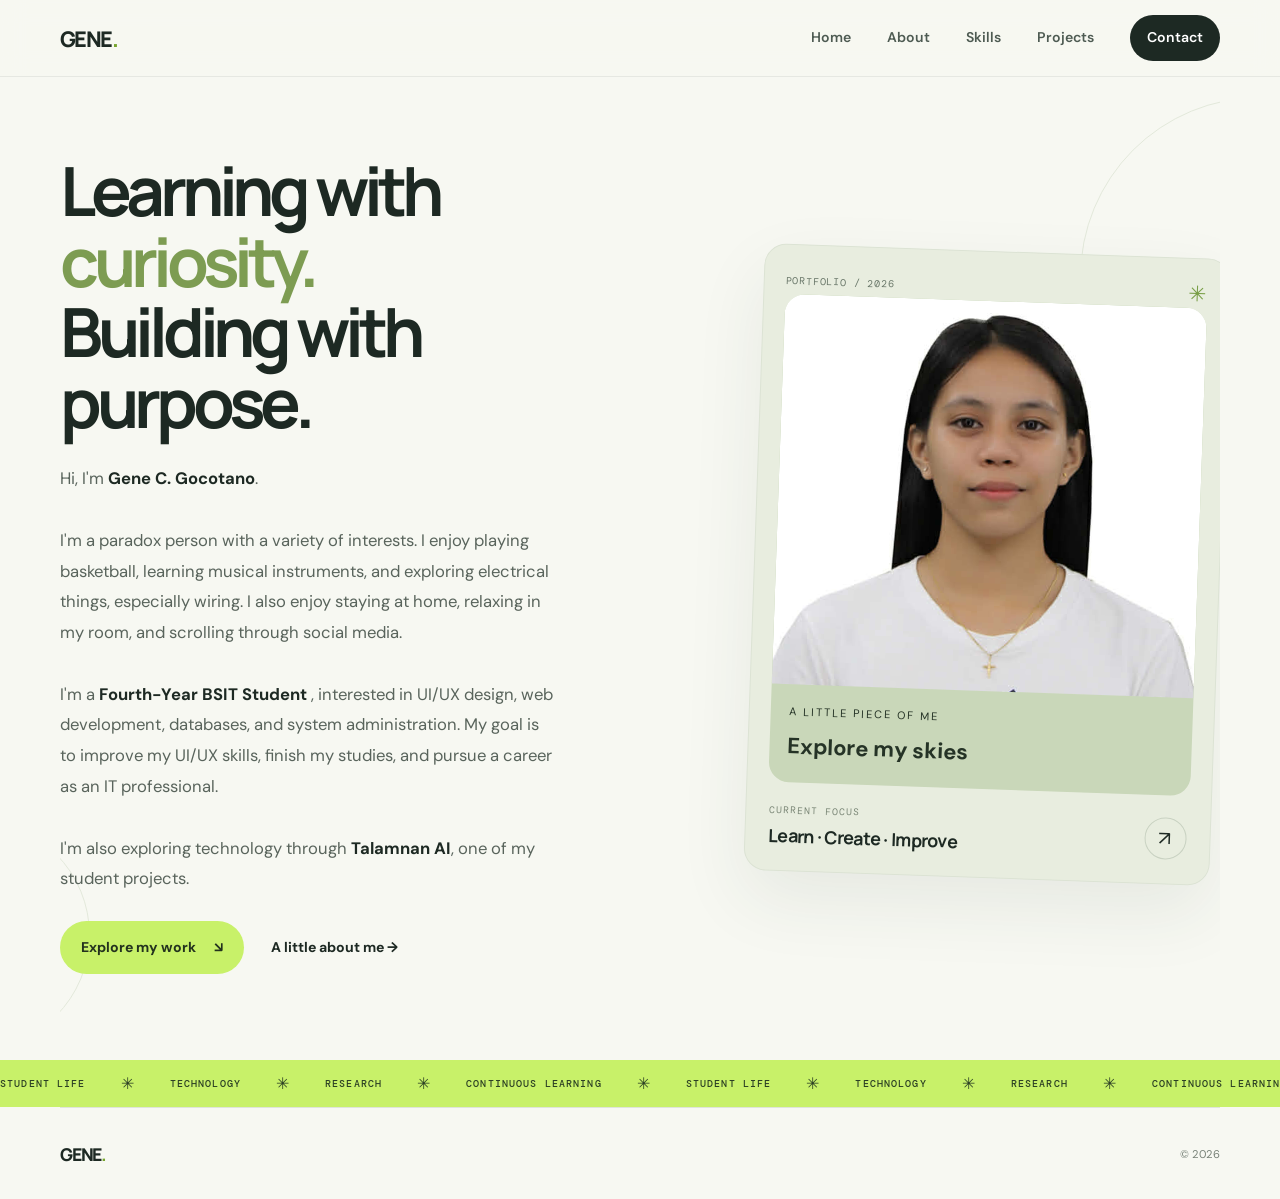
<file: index.html>
<!doctype html>
<!DOCTYPE html>

<html lang="en">

<head>
    <meta charset="utf-8" />
    <meta content="width=device-width, initial-scale=1" name="viewport" />
    <meta content="Gocotano Gene C. — BSIT student portfolio featuring academic work, skills, and learning journey."
        name="description" />
    <title>Home | Gocotano Gene C. — Student Portfolio</title>
    <link href="style.css" rel="stylesheet" />
</head>

<body>
    <a class="skip-link" href="#main">Skip to content</a>
    <header class="site-header">
        <nav aria-label="Main navigation" class="nav wrap">
            <a class="brand" href="index.html">GENE<span>.</span></a>
            <button aria-controls="nav-links" aria-expanded="false" aria-label="Toggle navigation" class="menu-toggle">
                <span></span><span></span><span></span>
            </button>
            <div class="nav-links" id="nav-links"><a href="index.html" aria-current="page">Home</a><a
                    href="about.html">About</a><a href="skills.html">Skills</a><a href="projects.html">Projects</a><a
                    class="nav-cta" href="contact.html">Contact</a></div>
        </nav>
    </header>
    <main id="main">
        <section class="hero wrap" id="home">
            <div class="hero-copy">
               
                <h1>Learning with<br /><span>curiosity.</span><br />Building with purpose.</h1>

                <p class="hero-intro">
                    Hi, I'm <strong>Gene C. Gocotano</strong>.
                    <br><br>
                    I'm a paradox person with a variety of interests.
                    I enjoy playing basketball, learning musical instruments,
                    and exploring electrical things, especially wiring.
                    I also enjoy staying at home, relaxing in my room,
                    and scrolling through social media.
                    <br><br>
                    I'm a <strong>Fourth-Year BSIT Student </strong>,
                    interested in UI/UX design, web development,
                    databases, and system administration.
                    My goal is to improve my UI/UX skills, finish my studies,
                    and pursue a career as an IT professional.
                    <br><br>
                    I'm also exploring technology through
                    <strong>Talamnan AI</strong>, one of my student projects.
                </p>

                <div class="hero-actions">
                    <a class="button button-primary" href="projects.html">Explore my work <span
                            aria-hidden="true">↘</span></a>
                    <a class="text-link" href="about.html">A little about me <span aria-hidden="true">→</span></a>
                </div>
                
            </div>
            <aside aria-label="Portfolio introduction card" class="hero-card">
                <div class="card-top"><span>PORTFOLIO / 2026</span><span class="tiny-star">✳</span></div>


                <div class="dino-feature">
                   <img src="assets/my-face.jpg" alt="Gene's profile photo">
                    <div class="dino-caption">
                        <p>A LITTLE PIECE OF ME</p>
                        <h2>Explore my skies</h2>
                    </div>
                </div>



                <div class="hero-card-bottom">
                    <div>
                        <p class="mini-label">CURRENT FOCUS</p>
                        <h2>Learn · Create · Improve</h2>
                    </div>

                    <a href="skies.html" class="round-arrow" aria-label="Explore my sky photos"
                        title="Explore my skies">↗</a>
                </div>

            </aside>
            <div class="hero-orb orb-one"></div>
            <div class="hero-orb orb-two"></div>
        </section>
        <section aria-label="Portfolio themes" class="ticker">
            <div class="ticker-track"><span>STUDENT
                    LIFE</span><i>✳</i><span>TECHNOLOGY</span><i>✳</i><span>RESEARCH</span><i>✳</i><span>CONTINUOUS
                    LEARNING</span><i>✳</i><span>STUDENT
                    LIFE</span><i>✳</i><span>TECHNOLOGY</span><i>✳</i><span>RESEARCH</span><i>✳</i><span>CONTINUOUS
                    LEARNING</span></div>
        </section>
    </main>
    <footer class="footer wrap">
        <a class="brand" href="index.html">GENE<span>.</span></a>
        
        <p>© <span id="year">2026</span></p>
    </footer>
    <script src="script.js"></script>
</body>

</html>
</file>
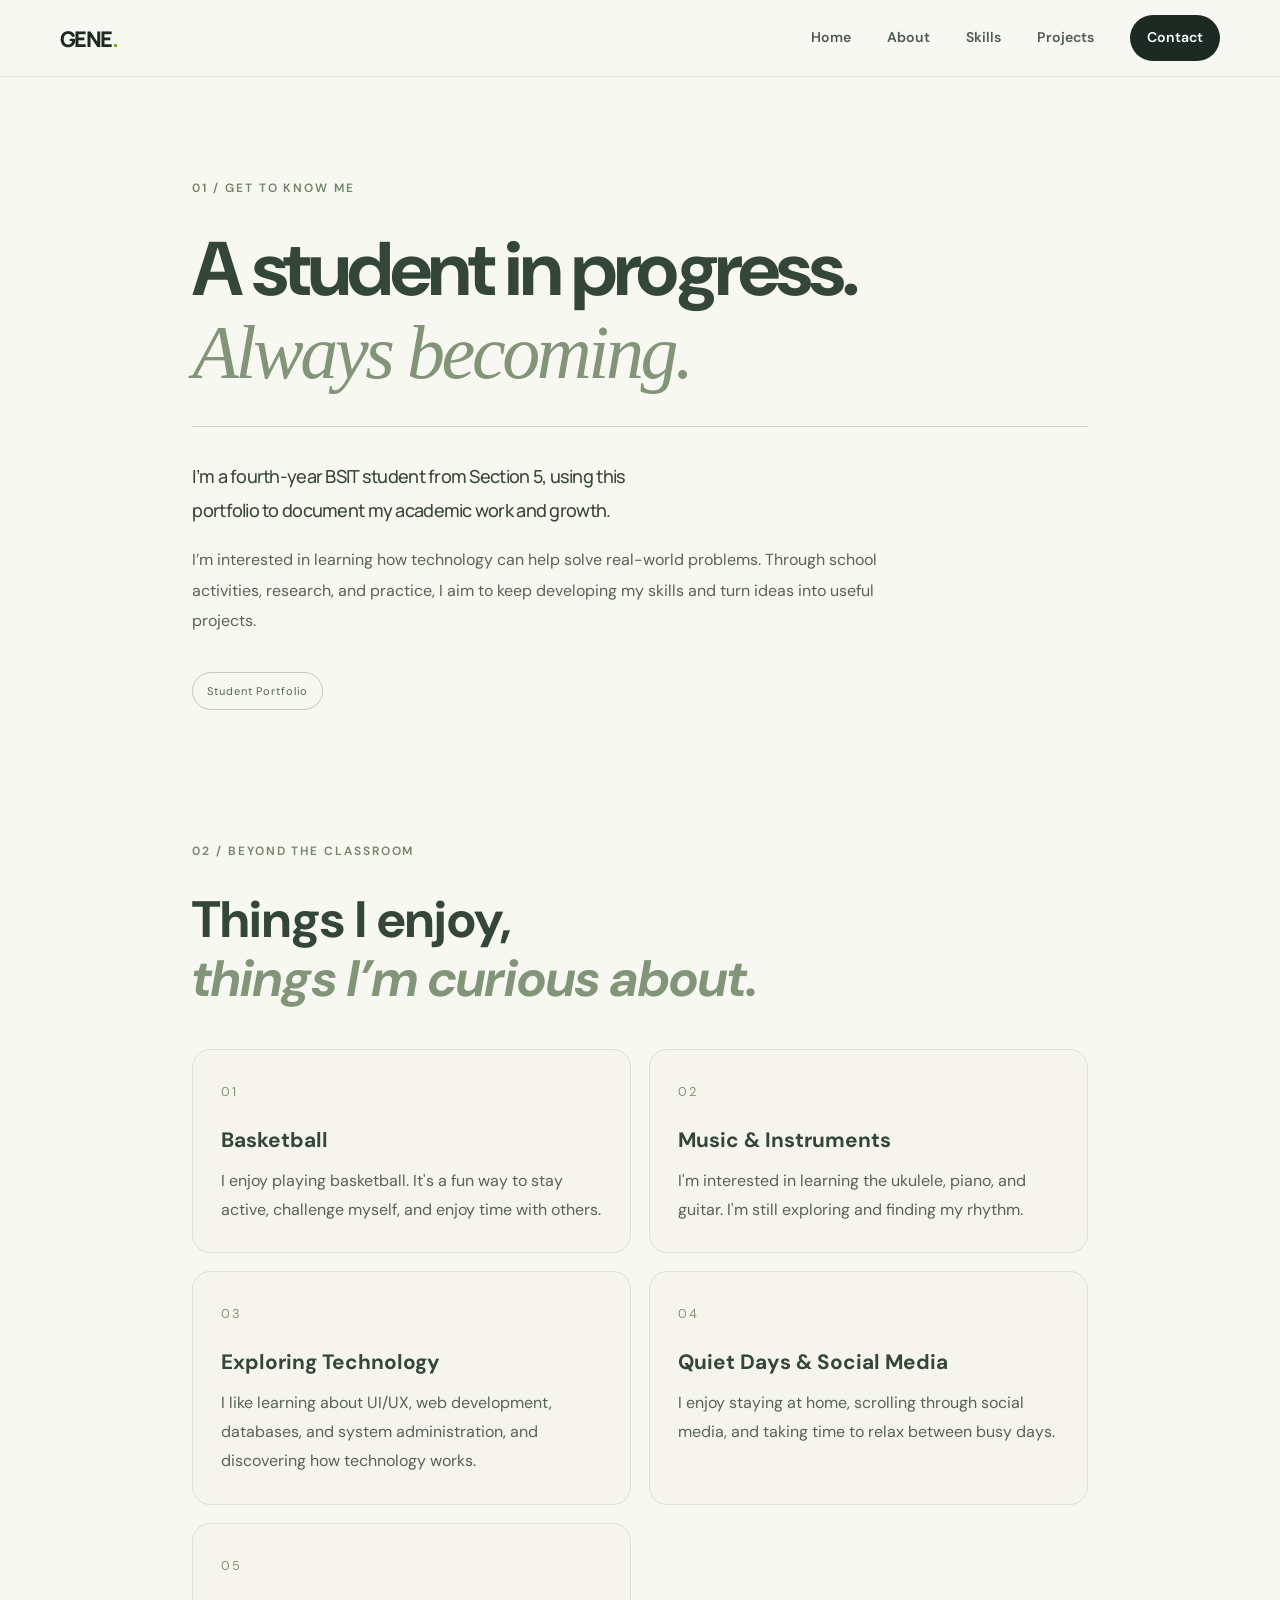
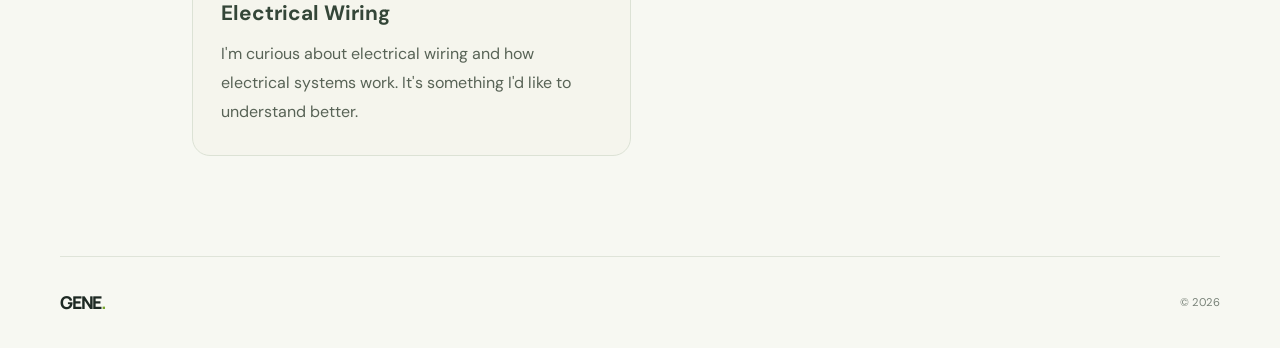
<file: about.html>
<!DOCTYPE html>
<html lang="en">

<head>
    <meta charset="utf-8">
    <meta name="viewport" content="width=device-width, initial-scale=1">

    <meta name="description"
        content="Gocotano Gene C. — BSIT student portfolio featuring academic work, skills, and learning journey.">

    <title>About | Gocotano Gene C. — Student Portfolio</title>
    <link rel="stylesheet" href="style.css">
</head>

<body>
    <a class="skip-link" href="#main">Skip to content</a>

    <header class="site-header">
        <nav aria-label="Main navigation" class="nav wrap">
            <a class="brand" href="index.html">GENE<span>.</span></a>

            <button
                aria-controls="nav-links"
                aria-expanded="false"
                aria-label="Toggle navigation"
                class="menu-toggle">
                <span></span>
                <span></span>
                <span></span>
            </button>

            <div class="nav-links" id="nav-links">
                <a href="index.html">Home</a>
                <a href="about.html" aria-current="page">About</a>
                <a href="skills.html">Skills</a>
                <a href="projects.html">Projects</a>
                <a class="nav-cta" href="contact.html">Contact</a>
            </div>
        </nav>
    </header>

    <main id="main">

        <!-- ABOUT INTRODUCTION -->
        <section class="about-intro">
            <p class="about-eyebrow">01 / GET TO KNOW ME</p>

            <h1 class="about-heading">
                A student in progress.<br>
                <span>Always becoming.</span>
            </h1>

            <div class="about-divider"></div>

            <div class="about-description">
                <p class="about-lead">
                    I’m a fourth-year BSIT student from Section 5,
                    using this portfolio to document my academic
                    work and growth.
                </p>

                <p>
                    I’m interested in learning how technology can
                    help solve real-world problems. Through school
                    activities, research, and practice, I aim to keep
                    developing my skills and turn ideas into useful
                    projects.
                </p>
            </div>

            <div class="about-meta">
                <span>Student Portfolio</span>
            </div>
        </section>

        <!-- HOBBIES AND INTERESTS -->
        <section class="about-hobbies">
            <p class="about-eyebrow">02 / BEYOND THE CLASSROOM</p>

            <h2 class="hobbies-heading">
                Things I enjoy,<br>
                <span>things I’m curious about.</span>
            </h2>

            <div class="hobbies-grid">

                <article class="hobby-card">
                    <span class="hobby-number">01</span>
                    <h3>Basketball</h3>
                    <p>
                        I enjoy playing basketball. It's a fun way
                        to stay active, challenge myself, and enjoy
                        time with others.
                    </p>
                </article>

                <article class="hobby-card">
                    <span class="hobby-number">02</span>
                    <h3>Music & Instruments</h3>
                    <p>
                        I'm interested in learning the ukulele,
                        piano, and guitar. I'm still exploring
                        and finding my rhythm.
                    </p>
                </article>

                <article class="hobby-card">
                    <span class="hobby-number">03</span>
                    <h3>Exploring Technology</h3>
                    <p>
                        I like learning about UI/UX, web development,
                        databases, and system administration, and
                        discovering how technology works.
                    </p>
                </article>

                <article class="hobby-card">
                    <span class="hobby-number">04</span>
                    <h3>Quiet Days & Social Media</h3>
                    <p>
                        I enjoy staying at home, scrolling through
                        social media, and taking time to relax
                        between busy days.
                    </p>
                </article>

                <article class="hobby-card">
                    <span class="hobby-number">05</span>
                    <h3>Electrical Wiring</h3>
                    <p>
                        I'm curious about electrical wiring and
                        how electrical systems work. It's something
                        I'd like to understand better.
                    </p>
                </article>

            </div>
        </section>

    </main>

    <footer class="footer wrap">
        <a class="brand" href="index.html">GENE<span>.</span></a>
        <p>© <span id="year">2026</span></p>
    </footer>

    <script src="script.js"></script>
</body>

</html>
</file>
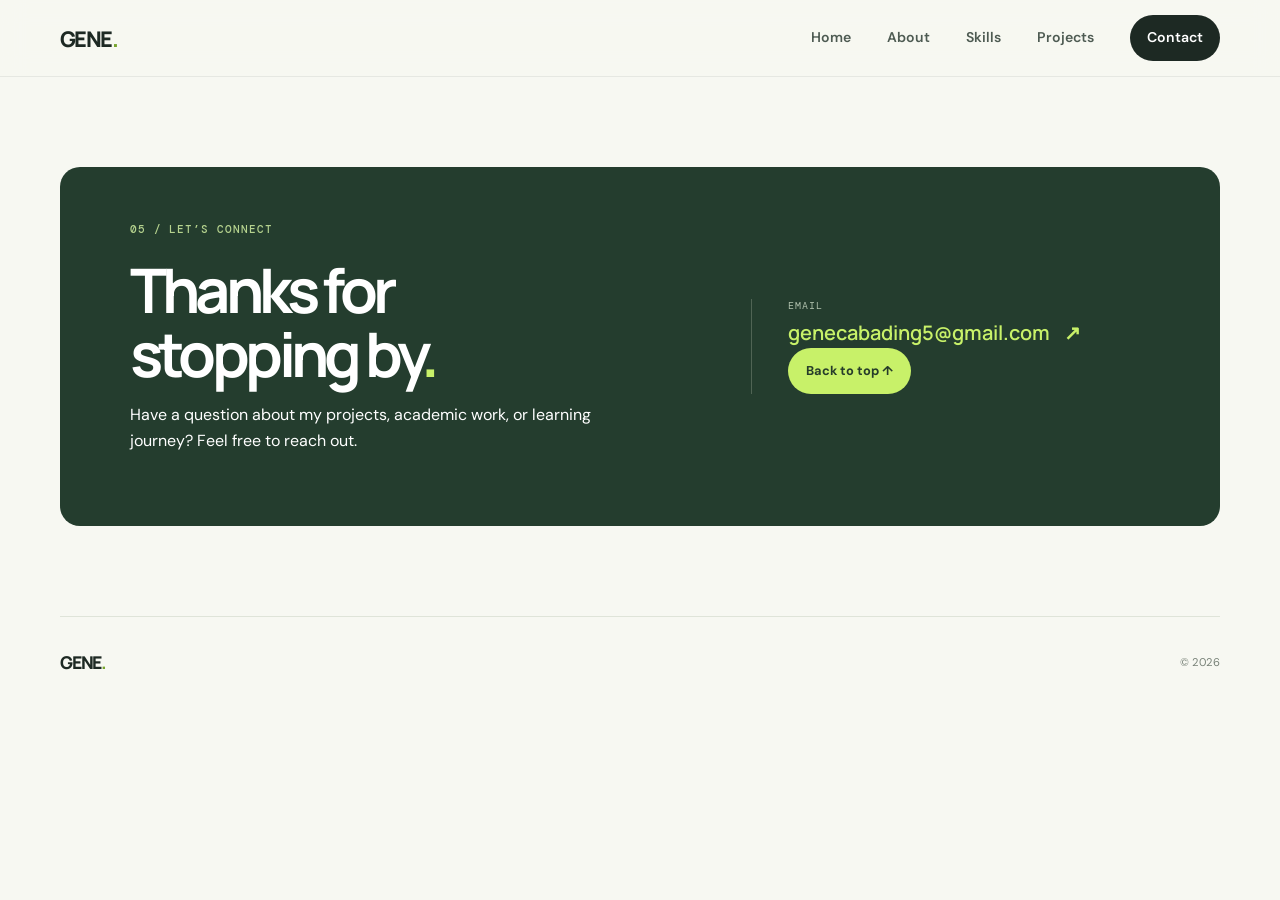
<file: contact.html>
<!doctype html>
<!DOCTYPE html>

<html lang="en">

<head>
    <meta charset="utf-8" />
    <meta content="width=device-width, initial-scale=1" name="viewport" />
    <meta content="Gocotano Gene C. — BSIT student portfolio featuring academic work, skills, and learning journey."
        name="description" />
    <title>Contact | Gocotano Gene C. — Student Portfolio</title>
    <link href="style.css" rel="stylesheet" />
</head>

<body>
    <a class="skip-link" href="#main">Skip to content</a>
    <header class="site-header">
        <nav aria-label="Main navigation" class="nav wrap">
            <a class="brand" href="index.html">GENE<span>.</span></a>
            <button aria-controls="nav-links" aria-expanded="false" aria-label="Toggle navigation" class="menu-toggle">
                <span></span><span></span><span></span>
            </button>
            <div class="nav-links" id="nav-links"><a href="index.html">Home</a><a href="about.html">About</a><a
                    href="skills.html">Skills</a><a href="projects.html">Projects</a><a class="nav-cta"
                    href="contact.html">Contact</a></div>
        </nav>
    </header>
    <main id="main">
        <section class="contact-section wrap" id="contact">
            <div class="contact-panel">
                <div>
                    <p class="eyebrow">05 / LET’S CONNECT</p>
                    <h2>Thanks for<br />stopping by<span>.</span></h2>
                    <p class="contact-description">
                        Have a question about my projects, academic work, or learning journey?
                        Feel free to reach out.
                    </p>
                </div>
                <div class="contact-side">

                    <p class="mini-label">EMAIL</p>

                    <a class="email-link" href="mailto:genecabading5@gmail.com">
                        genecabading5@gmail.com <span>↗</span>
                    </a>


                    <a class="button button-light" href="index.html">Back to top ↑</a>
                </div>
            </div>
        </section>
    </main>
    <footer class="footer wrap">
        <a class="brand" href="index.html">GENE<span>.</span></a>
        <p>© <span id="year">2026</span></p>
    </footer>
    <script src="script.js"></script>
</body>

</html>
</file>
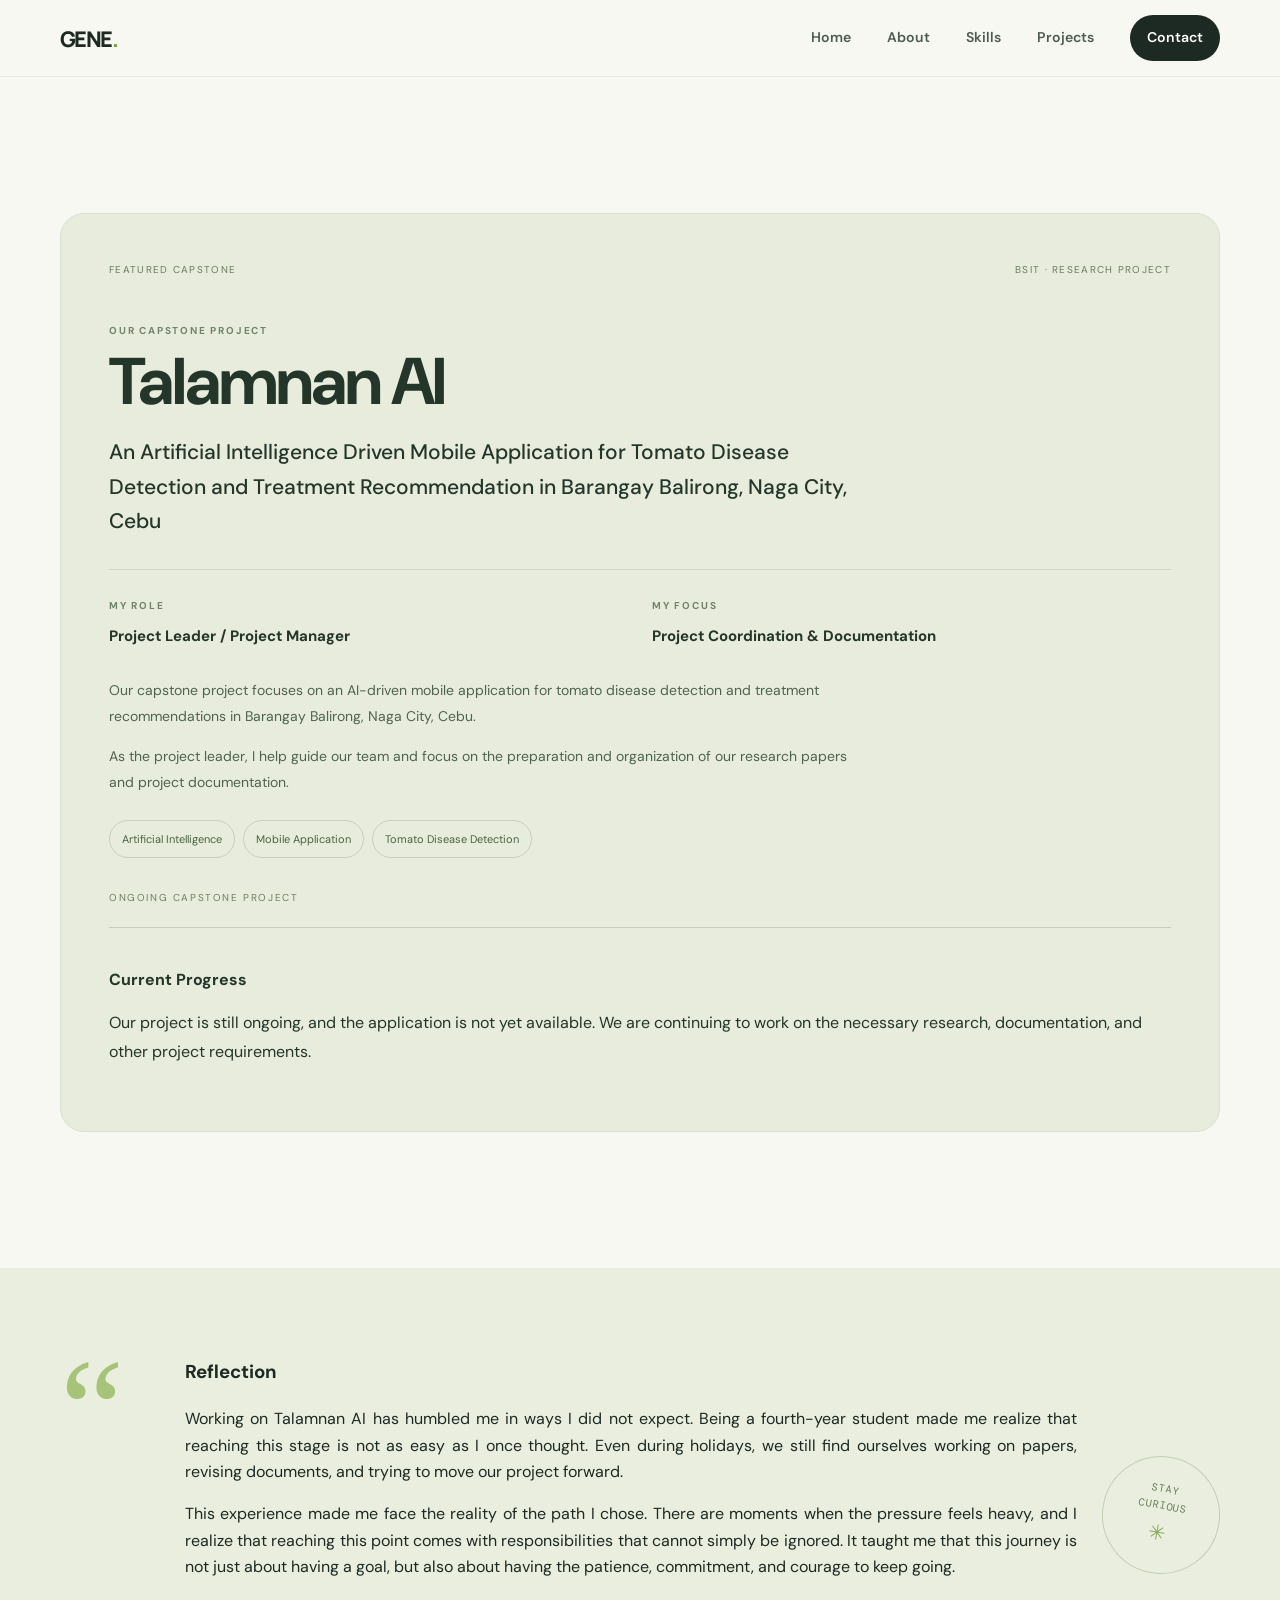
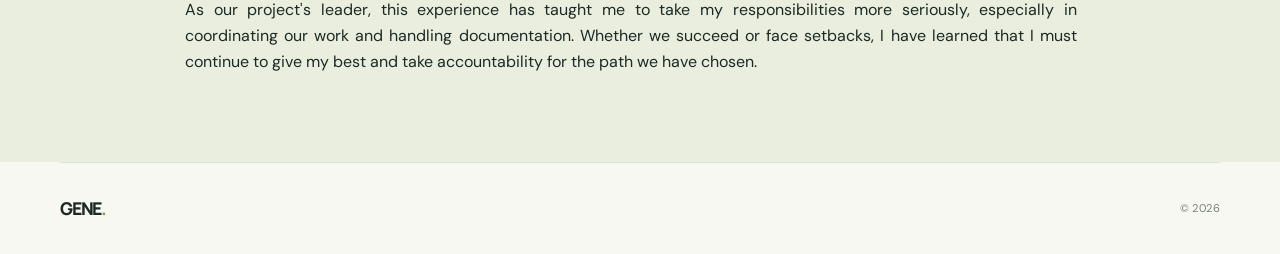
<file: projects.html>
<!DOCTYPE html>

<html lang="en">

<head>
    <meta charset="utf-8" />
    <meta content="width=device-width, initial-scale=1" name="viewport" />
    <meta content="Gocotano Gene C. — BSIT student portfolio featuring academic work, skills, and learning journey."
        name="description" />
    <title>Projects | Gocotano Gene C. — Student Portfolio</title>
    <link href="style.css" rel="stylesheet" />
</head>

<body>
    <a class="skip-link" href="#main">Skip to content</a>
    <header class="site-header">
        <nav aria-label="Main navigation" class="nav wrap">
            <a class="brand" href="index.html">GENE<span>.</span></a>
            <button aria-controls="nav-links" aria-expanded="false" aria-label="Toggle navigation" class="menu-toggle">
                <span></span><span></span><span></span>
            </button>
            <div class="nav-links" id="nav-links"><a href="index.html">Home</a><a href="about.html">About</a><a
                    href="skills.html">Skills</a><a href="projects.html" aria-current="page">Projects</a><a
                    class="nav-cta" href="contact.html">Contact</a></div>
        </nav>
    </header>
    <main id="main">
        <section class="section wrap projects-section" id="projects">

            <div class="capstone-feature">

                <div class="capstone-topline">
                    <span>FEATURED CAPSTONE</span>
                    <span>BSIT · RESEARCH PROJECT</span>
                </div>

                <div class="capstone-heading">
                    <p class="capstone-label">OUR CAPSTONE PROJECT</p>

                    <h2>Talamnan AI</h2>

                    <h3>
                        An Artificial Intelligence Driven Mobile Application
                        for Tomato Disease Detection and Treatment
                        Recommendation in Barangay Balirong, Naga City, Cebu
                    </h3>
                </div>

                <div class="capstone-divider"></div>

                <div class="capstone-details">
                    <div>
                        <p class="capstone-label">MY ROLE</p>
                        <h4>Project Leader / Project Manager</h4>
                    </div>

                    <div>
                        <p class="capstone-label">MY FOCUS</p>
                        <h4>Project Coordination & Documentation</h4>
                    </div>
                </div>

                <div class="capstone-description">
                    <p>
                        Our capstone project focuses on an AI-driven mobile
                        application for tomato disease detection and treatment
                        recommendations in Barangay Balirong, Naga City, Cebu.
                    </p>

                    <p>
                        As the project leader, I help guide our team and focus
                        on the preparation and organization of our research
                        papers and project documentation.
                    </p>
                </div>

                <div class="capstone-tags">
                    <span>Artificial Intelligence</span>
                    <span>Mobile Application</span>
                    <span>Tomato Disease Detection</span>
                </div>


                <p class="capstone-status">ONGOING CAPSTONE PROJECT</p>

                <div class="capstone-progress">
                    <h4>Current Progress</h4>
                    <p>
                        Our project is still ongoing, and the application is not yet
                        available. We are continuing to work on the necessary research,
                        documentation, and other project requirements.
                    </p>
                </div>


            </div>

        </section>
        <section class="reflection-section">
            <div class="wrap reflection-inner">
                <span class="quote-mark">“</span>

            
                <div class="project-reflection">
                    <h3>Reflection</h3>

                    <p>
                        Working on Talamnan AI has humbled me in ways I did not
                        expect. Being a fourth-year student made me realize that
                        reaching this stage is not as easy as I once thought.
                        Even during holidays, we still find ourselves working on
                        papers, revising documents, and trying to move our project
                        forward.
                    </p>

                    <p>
                        This experience made me face the reality of the path I
                        chose. There are moments when the pressure feels heavy,
                        and I realize that reaching this point comes with
                        responsibilities that cannot simply be ignored. It taught
                        me that this journey is not just about having a goal, but
                        also about having the patience, commitment, and courage
                        to keep going.
                    </p>

                    <p>
                        As our project's leader, this experience has taught me
                        to take my responsibilities more seriously, especially
                        in coordinating our work and handling documentation.
                        Whether we succeed or face setbacks, I have learned
                        that I must continue to give my best and take
                        accountability for the path we have chosen.
                    </p>
                </div>
              

                <div class="reflection-stamp">STAY<br />CURIOUS <span>✳</span></div>
            </div>
        </section>
    </main>
    <footer class="footer wrap">
        <a class="brand" href="index.html">GENE<span>.</span></a>
        <p>© <span id="year">2026</span></p>
    </footer>
    <script src="script.js"></script>
</body>

</html>
</file>
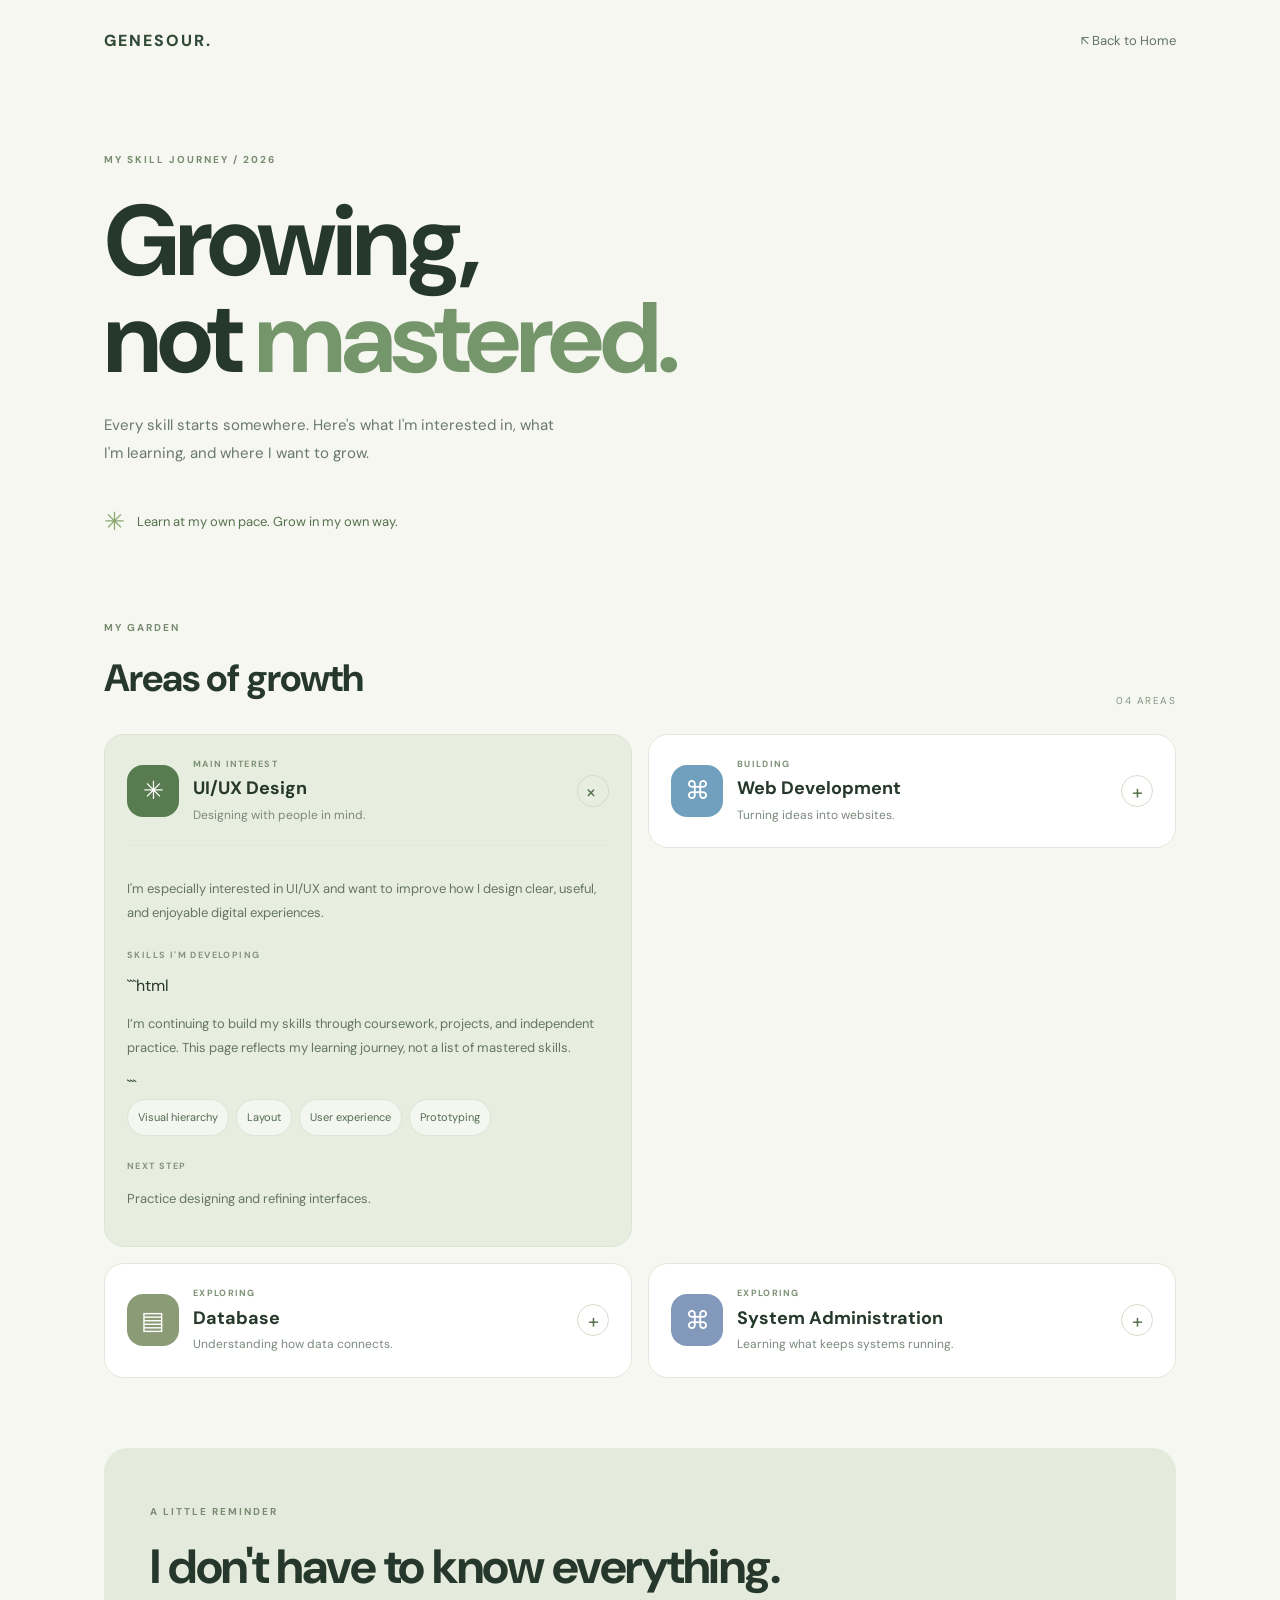
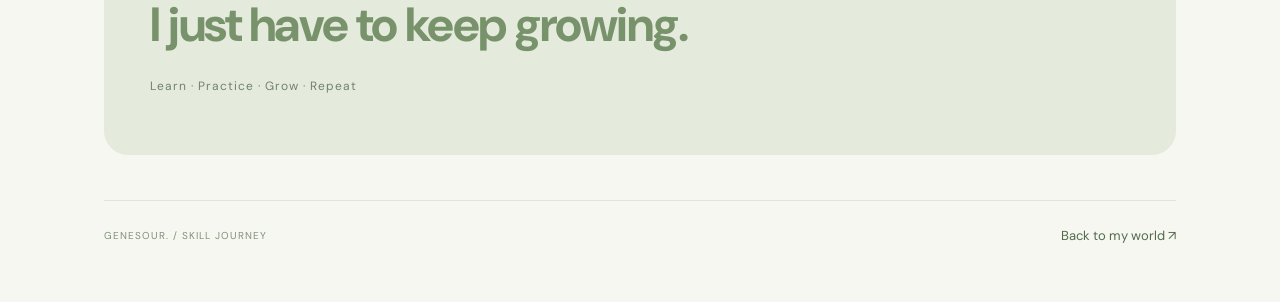
<file: skills.html>
<!DOCTYPE html>
<html lang="en">

<head>
  <meta charset="UTF-8">
  <meta name="viewport" content="width=device-width, initial-scale=1.0">

  <title>Skills | Genesour</title>
  <link rel="stylesheet" href="style.css">
</head>

<body class="skills-page">

  <header class="garden-header">
    <a href="index.html" class="garden-brand">GENESOUR.</a>
    <a href="index.html" class="garden-back">↖ Back to Home</a>
  </header>

  <main class="garden-main">

    <section class="garden-hero">
      <p class="garden-eyebrow">MY SKILL JOURNEY / 2026</p>

      <h1>Growing,<br>not <span>mastered.</span></h1>

      <p class="garden-intro">
        Every skill starts somewhere.
        Here's what I'm interested in, what I'm learning,
        and where I want to grow.
      </p>

      <div class="garden-note">
        <span class="garden-spark">✳</span>
        <p>Learn at my own pace. Grow in my own way.</p>
      </div>
    </section>

    <section class="garden-section">
      <div class="garden-section-heading">
        <div>
          <p class="garden-eyebrow">MY GARDEN</p>
          <h2>Areas of growth</h2>
        </div>
        <span class="garden-count">04 AREAS</span>
      </div>

      <div class="garden-grid">

        <!-- UI/UX -->
        <details class="garden-card garden-featured" open>
          <summary>
            <span class="garden-icon garden-green">
              <span>✳</span>
            </span>
            <span class="garden-card-text">
              <span class="garden-tag">MAIN INTEREST</span>
              <strong>UI/UX Design</strong>
              <span class="garden-short">
                Designing with people in mind.
              </span>
            </span>
            <span class="garden-toggle">+</span>
          </summary>

          <div class="garden-details">
            <p>
              I'm especially interested in UI/UX and want to
              improve how I design clear, useful, and
              enjoyable digital experiences.
            </p>

            <p class="garden-detail-label">SKILLS I'M DEVELOPING</p>
            ```html
            <p class="garden-intro">
              I’m continuing to build my skills through coursework,
              projects, and independent practice. This page reflects
              my learning journey, not a list of mastered skills.
            </p>
            ```
            <div class="garden-pills">
              <span>Visual hierarchy</span>
              <span>Layout</span>
              <span>User experience</span>
              <span>Prototyping</span>
            </div>

            <p class="garden-detail-label">NEXT STEP</p>
            <p>Practice designing and refining interfaces.</p>
          </div>
        </details>

        <!-- WEB DEVELOPMENT -->
        <details class="garden-card">
          <summary>
            <span class="garden-icon garden-blue">
              <span>⌘</span>
            </span>
            <span class="garden-card-text">
              <span class="garden-tag">BUILDING</span>
              <strong>Web Development</strong>
              <span class="garden-short">
                Turning ideas into websites.
              </span>
            </span>
            <span class="garden-toggle">+</span>
          </summary>

          <div class="garden-details">
            <p>
              I want to improve my web development skills
              and learn how to turn design ideas into
              functional and responsive websites.
            </p>

            <p class="garden-detail-label">AREAS TO EXPLORE</p>
            <div class="garden-pills">
              <span>HTML</span>
              <span>CSS</span>
              <span>JavaScript</span>
              <span>Responsive design</span>
            </div>

            <p class="garden-detail-label">NEXT STEP</p>
            <p>Build projects and practice consistently.</p>
          </div>
        </details>

        <!-- DATABASE -->
        <details class="garden-card">
          <summary>
            <span class="garden-icon garden-olive">
              <span>▤</span>
            </span>
            <span class="garden-card-text">
              <span class="garden-tag">EXPLORING</span>
              <strong>Database</strong>
              <span class="garden-short">
                Understanding how data connects.
              </span>
            </span>
            <span class="garden-toggle">+</span>
          </summary>

          <div class="garden-details">
            <p>
              I'm interested in learning more about how
              information is organized, stored, managed,
              and retrieved.
            </p>

            <p class="garden-detail-label">AREAS TO EXPLORE</p>
            <div class="garden-pills">
              <span>SQL</span>
              <span>Data modeling</span>
              <span>Database design</span>
            </div>

            <p class="garden-detail-label">NEXT STEP</p>
            <p>Strengthen database fundamentals through practice.</p>
          </div>
        </details>

        <!-- SYSADMIN -->
        <details class="garden-card">
          <summary>
            <span class="garden-icon garden-sky">
              <span>⌘</span>
            </span>
            <span class="garden-card-text">
              <span class="garden-tag">EXPLORING</span>
              <strong>System Administration</strong>
              <span class="garden-short">
                Learning what keeps systems running.
              </span>
            </span>
            <span class="garden-toggle">+</span>
          </summary>

          <div class="garden-details">
            <p>
              I'm also interested in understanding
              computer systems, configuration, maintenance,
              and troubleshooting.
            </p>

            <p class="garden-detail-label">AREAS TO EXPLORE</p>
            <div class="garden-pills">
              <span>Operating systems</span>
              <span>Networking basics</span>
              <span>Troubleshooting</span>
            </div>

            <p class="garden-detail-label">NEXT STEP</p>
            <p>Explore system administration fundamentals.</p>
          </div>
        </details>

      </div>
    </section>

    <section class="garden-quote">
      <p class="garden-eyebrow">A LITTLE REMINDER</p>
      <h2>
        I don't have to know everything.
        <span>I just have to keep growing.</span>
      </h2>
      <p>Learn · Practice · Grow · Repeat</p>
    </section>

    <footer class="garden-footer">
      <span>GENESOUR. / SKILL JOURNEY</span>
      <a href="index.html">Back to my world ↗</a>
    </footer>

  </main>

</body>

</html>
</file>
<file: style.css>
@import url('https://fonts.googleapis.com/css2?family=DM+Mono:wght@400;500&family=DM+Sans:wght@400;500;600;700&family=Manrope:wght@400;500;600;700;800&display=swap');

:root {
    --ink: #1d2923;
    --muted: #65716a;
    --green: #c8f169;
    --forest: #203b2d;
    --cream: #f7f8f2;
    --line: #dfe4d9;
    --white: #fff;
    --mono: "DM Mono", monospace;
    --sans: "DM Sans", sans-serif;
    --display: "Manrope", sans-serif
}

* {
    box-sizing: border-box
}

html {
    scroll-behavior: smooth;
    scroll-padding-top: 85px
}

body {
    margin: 0;
    background: var(--cream);
    color: var(--ink);
    font-family: var(--sans);
    line-height: 1.65
}

a {
    color: inherit;
    text-decoration: none
}

.wrap {
    width: min(1160px, calc(100% - 48px));
    margin-inline: auto
}

.skip-link {
    position: absolute;
    left: -999px;
    top: 10px;
    background: #fff;
    padding: 10px;
    z-index: 99
}

.skip-link:focus {
    left: 10px
}

.site-header {
    position: sticky;
    top: 0;
    z-index: 20;
    background: rgba(247, 248, 242, .93);
    backdrop-filter: blur(12px);
    border-bottom: 1px solid rgba(29, 41, 35, .08)
}

.nav {
    height: 76px;
    display: flex;
    align-items: center;
    justify-content: space-between
}

.brand {
    font: 800 1.35rem var(--display);
    letter-spacing: -.07em
}

.brand span {
    color: #77a52e
}

.nav-links {
    display: flex;
    align-items: center;
    gap: 36px;
    font-size: .88rem;
    font-weight: 600
}

.nav-links a:not(.nav-cta) {
    color: #4e5b52
}

.nav-links a:hover,
.text-link:hover {
    color: #6b9128
}

.nav-cta {
    background: var(--ink);
    color: white;
    padding: 11px 17px;
    border-radius: 99px
}

.nav-cta span {
    color: var(--green);
    margin-left: 7px
}

.menu-toggle {
    display: none;
    background: none;
    border: 0
}

.hero {
    min-height: 620px;
    display: grid;
    grid-template-columns: 1.08fr .82fr;
    align-items: center;
    gap: 7%;
    padding-block: 78px 86px;
    position: relative;
    overflow: hidden
}

.hero-copy {
    position: relative;
    z-index: 1
}

.eyebrow {
    font: 500 .68rem var(--mono);
    letter-spacing: .09em;
    color: #6d805e;
    margin: 0 0 22px
}

.status-dot {
    display: inline-block;
    width: 7px;
    height: 7px;
    background: #8ab83d;
    border-radius: 50%;
    margin-right: 8px;
    box-shadow: 0 0 0 4px #e8f3d5
}

.hero h1,
.section-heading h2,
.contact-panel h2 {
    font: 700 clamp(2.9rem, 5.3vw, 5.25rem)/1.04 var(--display);
    letter-spacing: -.075em;
    margin: 0
}

.hero h1 span,
.section-heading h2 span,
.contact-panel h2 span {
    color: #7d9c52
}

.hero-intro {
    font-size: 1.04rem;
    line-height: 1.85;
    color: #59645c;
    max-width: 495px;
    margin: 26px 0 27px
}

.hero-intro strong {
    color: var(--ink)
}

.hero-actions {
    display: flex;
    align-items: center;
    gap: 27px;
    flex-wrap: wrap
}

.button {
    display: inline-flex;
    align-items: center;
    gap: 18px;
    padding: 15px 21px;
    border-radius: 99px;
    font-weight: 700;
    font-size: .88rem;
    transition: transform .2s, background .2s
}

.button:hover {
    transform: translateY(-2px)
}

.button-primary {
    background: var(--green);
    color: #23321e
}

.button-primary:hover {
    background: #b7e451
}

.text-link {
    font-size: .88rem;
    font-weight: 700
}

.hero-note {
    display: flex;
    align-items: center;
    gap: 12px;
    margin-top: 49px;
    color: #7b857d;
    font: .64rem var(--mono);
    letter-spacing: .04em
}

.note-line {
    width: 32px;
    height: 1px;
    background: #aab3a7
}

.hero-card {
    background: #e8eddf;
    border: 1px solid #dce3d4;
    border-radius: 22px;
    padding: 21px;
    transform: rotate(2deg);
    box-shadow: 0 28px 70px rgba(32, 59, 45, .08);
    position: relative;
    z-index: 1
}

.card-top {
    display: flex;
    justify-content: space-between;
    align-items: center;
    font: .62rem var(--mono);
    letter-spacing: .08em;
    color: #687668
}

.tiny-star {
    font-size: 1.35rem;
    color: #789e45
}

.avatar-placeholder {
    margin-top: 18px;
    aspect-ratio: 1.06/1;
    background: #cad7bb;
    border-radius: 13px;
    display: flex;
    align-items: center;
    justify-content: center;
    position: relative;
    overflow: hidden;
    background-image: radial-gradient(ellipse at 72% 30%, rgba(255, 255, 255, .5), transparent 32%), linear-gradient(140deg, #d8e2ca, #b5c8a2)
}

.avatar-placeholder:before,
.avatar-placeholder:after {
    content: "";
    position: absolute;
    border: 1px solid rgba(60, 92, 52, .14);
    border-radius: 50%;
    width: 270px;
    height: 270px
}

.avatar-placeholder:after {
    width: 205px;
    height: 205px
}

.avatar-mark {
    font: 800 8rem var(--display);
    letter-spacing: -.1em;
    color: #5b7d47;
    z-index: 1
}

.avatar-label {
    position: absolute;
    bottom: 16px;
    right: 16px;
    font: .55rem var(--mono);
    letter-spacing: .07em;
    color: #526747;
    text-align: right
}

.hero-card-bottom {
    display: flex;
    justify-content: space-between;
    align-items: center;
    padding: 21px 2px 2px
}

.mini-label {
    font: .6rem var(--mono);
    letter-spacing: .1em;
    color: #798575;
    margin: 0 0 7px
}

.hero-card-bottom h2 {
    font: 700 1.12rem var(--display);
    margin: 0;
    letter-spacing: -.04em
}

.round-arrow {
    width: 42px;
    height: 42px;
    border: 1px solid #c9d2c2;
    border-radius: 50%;
    display: grid;
    place-items: center;
    font-size: 1.25rem
}

.hero-orb {
    position: absolute;
    border: 1px solid #e3e9db;
    border-radius: 50%;
    pointer-events: none
}

.orb-one {
    width: 360px;
    height: 360px;
    right: -220px;
    top: 20px
}

.orb-two {
    width: 230px;
    height: 230px;
    left: -200px;
    bottom: 10px
}

.ticker {
    overflow: hidden;
    background: var(--green);
    padding: 13px 0;
    color: #2c4024
}

.ticker-track {
    display: flex;
    align-items: center;
    justify-content: space-around;
    gap: 35px;
    white-space: nowrap;
    font: 500 .64rem var(--mono);
    letter-spacing: .11em
}

.ticker i {
    font-style: normal;
    font-size: 1rem
}

.section {
    padding-block: 112px
}

.section-heading h2 {
    font-size: clamp(2.6rem, 4.5vw, 4.3rem)
}

.section-heading h2 span {
    color: #86a461
}

.about-grid {
    display: grid;
    grid-template-columns: 1fr 1fr;
    gap: 11%;
    margin-top: 50px
}

.about-lead {
    font: 600 1.55rem/1.45 var(--display);
    letter-spacing: -.04em;
    max-width: 460px;
    margin: 0
}

.about-copy p {
    color: #5f6b62;
    margin: 0 0 19px
}

.about-copy .edit-hint {
    background: #edf2e5;
    border-left: 3px solid #9bc65c;
    padding: 13px 16px;
    font-size: .83rem;
    border-radius: 0 8px 8px 0
}

.edit-hint span {
    color: #668b35
}

.info-pills {
    display: flex;
    gap: 8px;
    flex-wrap: wrap;
    margin-top: 22px
}

.info-pills span {
    border: 1px solid #d8dfd3;
    border-radius: 99px;
    padding: 7px 13px;
    font: .65rem var(--mono);
    color: #566550
}

.skills-section {
    background: var(--forest);
    color: #f6f8ef
}

.section-heading-light .eyebrow {
    color: #b2ce8b
}

.section-heading-light h2 span {
    color: var(--green)
}

.section-desc {
    color: #aab9aa;
    max-width: 310px;
    font-size: .9rem
}

.skill-grid {
    display: grid;
    grid-template-columns: repeat(3, 1fr);
    gap: 14px;
    margin-top: 43px
}

.skill-card {
    position: relative;
    border: 1px solid #49614f;
    border-radius: 15px;
    padding: 26px;
    min-height: 260px;
    background: rgba(255, 255, 255, .025)
}

.skill-number {
    position: absolute;
    right: 22px;
    top: 20px;
    color: #7f9782;
    font: .65rem var(--mono)
}

.skill-icon {
    width: 47px;
    height: 47px;
    border-radius: 13px;
    background: #344f3b;
    color: var(--green);
    display: grid;
    place-items: center;
    font-size: 1.45rem
}

.skill-card h3 {
    font: 700 1.18rem var(--display);
    margin: 25px 0 8px;
    letter-spacing: -.03em
}

.skill-card p {
    color: #b2beb2;
    font-size: .85rem;
    line-height: 1.7;
    margin: 0 0 18px
}

.skill-tag {
    font: .55rem var(--mono);
    letter-spacing: .08em;
    color: #c5e794
}

.projects-heading {
    display: flex;
    align-items: end;
    justify-content: space-between;
    gap: 30px
}

.projects-heading .section-desc {
    color: #6b766d;
    margin-bottom: 5px
}

.project-feature {
    display: grid;
    grid-template-columns: .9fr 1.1fr;
    background: #fff;
    border: 1px solid #e5e9e0;
    border-radius: 19px;
    overflow: hidden;
    margin-top: 48px;
    box-shadow: 0 18px 50px rgba(35, 53, 38, .04)
}

.project-visual {
    min-height: 420px;
    background: #e6eddd;
    position: relative;
    display: grid;
    place-items: center;
    overflow: hidden
}

.plant-graphic {
    width: 290px;
    height: 320px;
    position: relative
}

.plant-graphic:before {
    content: "";
    position: absolute;
    inset: 20px 8px 35px;
    border: 1px solid rgba(74, 108, 60, .17);
    border-radius: 50%
}

.stem {
    position: absolute;
    bottom: 48px;
    left: 145px;
    width: 5px;
    height: 224px;
    background: #557d44;
    border-radius: 5px;
    transform: rotate(7deg);
    z-index: 2
}

.leaf {
    position: absolute;
    width: 100px;
    height: 48px;
    background: linear-gradient(135deg, #86ad5b, #3f7747);
    border-radius: 100% 0 100% 0;
    z-index: 3;
    box-shadow: inset -7px -4px 0 rgba(25, 75, 39, .1)
}

.leaf:after {
    content: "";
    position: absolute;
    left: 8px;
    top: 50%;
    width: 80%;
    height: 1px;
    background: rgba(231, 245, 207, .5);
    transform: rotate(-17deg)
}

.leaf-a {
    left: 48px;
    top: 91px;
    transform: rotate(15deg)
}

.leaf-b {
    left: 145px;
    top: 126px;
    transform: scaleX(-1) rotate(8deg)
}

.leaf-c {
    left: 48px;
    top: 177px;
    transform: rotate(14deg) scale(.8)
}

.leaf-d {
    left: 147px;
    top: 57px;
    transform: scaleX(-1) rotate(22deg) scale(.75)
}

.soil {
    position: absolute;
    bottom: 38px;
    left: 53px;
    width: 190px;
    height: 18px;
    background: #9a9a69;
    border-radius: 50%
}

.graphic-label {
    position: absolute;
    bottom: 0;
    left: 50%;
    transform: translateX(-50%);
    font: .57rem var(--mono);
    letter-spacing: .1em;
    color: #667d56;
    white-space: nowrap
}

.project-index {
    position: absolute;
    top: 22px;
    left: 23px;
    font: .61rem var(--mono);
    letter-spacing: .08em;
    color: #607657
}

.project-details {
    padding: 42px 40px;
    display: flex;
    flex-direction: column
}

.project-meta {
    display: flex;
    justify-content: space-between;
    gap: 10px;
    flex-wrap: wrap;
    font: .56rem var(--mono);
    letter-spacing: .06em;
    color: #7a8779
}

.project-status {
    color: #71963e
}

.project-details h3 {
    font: 700 clamp(2rem, 3.2vw, 3.2rem)/1.08 var(--display);
    letter-spacing: -.07em;
    margin: 24px 0 18px
}

.project-details>p {
    font-size: .91rem;
    line-height: 1.8;
    color: #667168;
    margin: 0
}

.project-facts {
    display: grid;
    grid-template-columns: 1fr 1fr;
    gap: 20px;
    border-top: 1px solid #e7ebe3;
    border-bottom: 1px solid #e7ebe3;
    padding: 20px 0;
    margin-top: 25px
}

.project-facts div {
    display: flex;
    flex-direction: column;
    gap: 7px
}

.project-facts span {
    font: .55rem var(--mono);
    letter-spacing: .07em;
    color: #839081
}

.project-facts strong {
    font-size: .79rem;
    font-weight: 600
}

.project-bottom {
    display: flex;
    align-items: center;
    justify-content: space-between;
    gap: 15px;
    margin-top: auto;
    padding-top: 20px
}

.project-tip {
    font-size: .7rem;
    color: #788378;
    max-width: 220px
}

.project-link {
    font-weight: 700;
    font-size: .78rem;
    white-space: nowrap
}

.project-link span {
    color: #79a13d;
    margin-left: 5px
}

.project-placeholder {
    display: flex;
    align-items: center;
    gap: 20px;
    border: 1px dashed #cbd4c5;
    border-radius: 14px;
    padding: 24px;
    margin-top: 15px
}

.placeholder-symbol {
    width: 45px;
    height: 45px;
    flex-shrink: 0;
    border-radius: 50%;
    background: #e9efdf;
    display: grid;
    place-items: center;
    font-size: 1.5rem;
    color: #78984f
}

.project-placeholder h3 {
    font: 700 1rem var(--display);
    margin: 0 0 3px
}

.project-placeholder p {
    font-size: .8rem;
    color: #737e73;
    margin: 0;
    max-width: 560px
}

.placeholder-label {
    margin-left: auto;
    font: .55rem var(--mono);
    color: #859083;
    white-space: nowrap
}

.reflection-section {
    background: #e9eedf
}

.reflection-inner {
    min-height: 355px;
    display: grid;
    grid-template-columns: 100px 1fr auto;
    gap: 25px;
    align-items: center;
    padding-block: 70px
}

.quote-mark {
    font: 9rem Georgia, serif;
    color: #a5c477;
    align-self: start;
    line-height: 1
}

.reflection-inner .eyebrow {
    margin-bottom: 16px
}

.reflection-inner h2 {
    font: 700 clamp(2.5rem, 4.2vw, 4rem)/1.08 var(--display);
    letter-spacing: -.07em;
    margin: 0
}

.reflection-inner h2 span {
    color: #789c49
}

.reflection-prompt {
    color: #6c786b;
    max-width: 530px;
    font-size: .9rem;
    margin: 20px 0 0
}

.reflection-stamp {
    width: 118px;
    height: 118px;
    border: 1px solid #c2d0b4;
    border-radius: 50%;
    display: grid;
    place-content: center;
    text-align: center;
    font: .65rem/1.7 var(--mono);
    letter-spacing: .1em;
    color: #667d55;
    transform: rotate(10deg)
}

.reflection-stamp span {
    font-size: 1.3rem;
    color: #8aaa5e
}

.contact-section {
    padding-block: 90px
}

.contact-panel {
    background: #243d2e;
    color: #fff;
    border-radius: 20px;
    padding: 55px 6%;
    display: grid;
    grid-template-columns: 1fr .8fr;
    gap: 12%;
    align-items: center
}

.contact-panel .eyebrow {
    color: #b5d28e
}

.contact-panel h2 {
    font-size: clamp(2.8rem, 4.8vw, 4.5rem)
}

.contact-panel h2 span {
    color: var(--green)
}

.contact-copy {
    max-width: 410px;
    color: #c2cec1;
    font-size: .9rem;
    margin: 21px 0 0
}

.contact-side {
    border-left: 1px solid #506454;
    padding-left: 36px
}

.contact-side .mini-label {
    color: #b0c1ad
}

.email-link {
    font: 600 clamp(.9rem, 1.6vw, 1.25rem) var(--display);
    color: var(--green);
    display: inline-flex;
    gap: 14px;
    align-items: center;
    overflow-wrap: anywhere
}

.contact-note {
    font-size: .75rem;
    color: #b3c0b3;
    line-height: 1.7;
    margin: 11px 0 25px
}

.button-light {
    background: var(--green);
    color: #263c2a;
    padding: 12px 18px;
    font-size: .8rem
}

.footer {
    min-height: 92px;
    display: flex;
    align-items: center;
    justify-content: space-between;
    gap: 18px;
    border-top: 1px solid var(--line);
    color: #788278
}

.footer p {
    font-size: .7rem
}

.footer .brand {
    color: var(--ink);
    font-size: 1.1rem
}

@media(max-width:800px) {
    .wrap {
        width: min(100% - 36px, 620px)
    }

    .hero {
        grid-template-columns: 1fr;
        gap: 45px;
        padding-block: 65px
    }

    .hero h1 {
        font-size: clamp(3rem, 12vw, 5rem)
    }

    .hero-card {
        max-width: 440px;
        width: 100%;
        justify-self: center;
        transform: rotate(1deg)
    }

    .hero-note {
        margin-top: 33px
    }

    .ticker-track {
        justify-content: flex-start;
        padding-left: 20px;
        gap: 23px
    }

    .section {
        padding-block: 78px
    }

    .about-grid {
        grid-template-columns: 1fr;
        gap: 22px;
        margin-top: 34px
    }

    .skill-grid {
        grid-template-columns: 1fr
    }

    .skill-card {
        min-height: auto
    }

    .projects-heading {
        display: block
    }

    .projects-heading .section-desc {
        margin-top: 20px
    }

    .project-feature {
        grid-template-columns: 1fr
    }

    .project-visual {
        min-height: 300px
    }

    .project-details {
        padding: 30px 25px
    }

    .project-placeholder {
        align-items: flex-start;
        flex-wrap: wrap
    }

    .placeholder-label {
        margin-left: 65px
    }

    .reflection-inner {
        grid-template-columns: 44px 1fr;
        gap: 14px;
        padding-block: 60px
    }

    .quote-mark {
        font-size: 5rem
    }

    .reflection-stamp {
        display: none
    }

    .contact-panel {
        grid-template-columns: 1fr;
        gap: 30px;
        padding: 38px 27px
    }

    .contact-side {
        border-left: 0;
        border-top: 1px solid #506454;
        padding: 25px 0 0
    }

    .contact-section {
        padding-block: 60px
    }

    .footer {
        padding-block: 20px;
        flex-wrap: wrap
    }

    .footer p {
        margin: 0
    }

    .nav {
        height: 66px
    }

    .menu-toggle {
        display: flex;
        flex-direction: column;
        gap: 5px;
        padding: 10px;
        cursor: pointer
    }

    .menu-toggle span {
        display: block;
        width: 22px;
        height: 2px;
        background: var(--ink)
    }

    .nav-links {
        display: none;
        position: absolute;
        top: 66px;
        left: 0;
        right: 0;
        background: var(--cream);
        padding: 20px 24px 25px;
        border-bottom: 1px solid var(--line);
        flex-direction: column;
        align-items: stretch;
        gap: 18px
    }

    .nav-links.open {
        display: flex
    }

    .nav-cta {
        text-align: center
    }

    .project-facts {
        grid-template-columns: 1fr
    }
}

@media(prefers-reduced-motion:reduce) {
    html {
        scroll-behavior: auto
    }

    *,
    *:before,
    *:after {
        transition: none !important
    }
}

/* Genesour clickable feature */
.dino-feature {
  display: block;
  position: relative;
  overflow: hidden;
  border-radius: 20px;
  text-decoration: none;
  background: #c9d7b9;
  color: #253326;
}

.dino-feature img {
  display: block;
  width: 100%;
  height: 390px;
  object-fit: cover;
  object-position: center;
}

.dino-caption {
  padding: 18px;
}

.dino-caption p {
  font-size: 11px;
  letter-spacing: 2px;
  margin: 0 0 8px;
}

.dino-caption h2 {
  margin: 0;
  font-size: 22px;
}

.dino-feature:hover {
  transform: translateY(-3px);
  transition: transform 0.2s ease;
}

.dino-feature:focus-visible {
  outline: 3px solid #63834d;
  outline-offset: 4px;
}

@media (max-width: 600px) {
  .dino-feature img {
    height: 320px;
  }
}

a.round-arrow {
  display: inline-flex;
  align-items: center;
  justify-content: center;
  text-decoration: none;
  color: inherit;
  cursor: pointer;
  flex-shrink: 0;
}

a.round-arrow:hover {
  background: #dce6d2;
  transform: translateY(-2px);
}

a.round-arrow:focus-visible {
  outline: 3px solid #63834d;
  outline-offset: 4px;
}



/* =========================
   SKY DIARY - BLUE THEME
   ========================= */

.sky-page {
  background: #f2f7fb;
  color: #203c55;
  min-height: 100vh;
}

.sky-header {
  max-width: 1200px;
  margin: auto;
  padding: 28px 5%;
  display: flex;
  justify-content: space-between;
  align-items: center;
  gap: 16px;
}

.sky-brand {
  color: #244b6b;
  font-weight: 800;
  letter-spacing: 2px;
  text-decoration: none;
}

.sky-back {
  color: #426984;
  text-decoration: none;
  font-size: 14px;
}

.sky-back:hover,
.sky-footer a:hover {
  text-decoration: underline;
}

.sky-main {
  max-width: 1200px;
  margin: auto;
  padding: 30px 5% 50px;
}

.sky-intro {
  padding: 35px 0 65px;
  max-width: 720px;
}

.sky-label {
  color: #6586a0;
  font-size: 11px;
  letter-spacing: 2px;
  font-weight: 600;
}

.sky-intro h1 {
  font-size: clamp(52px, 9vw, 100px);
  line-height: 0.98;
  letter-spacing: -4px;
  margin: 22px 0;
}

.sky-intro h1 span {
  color: #72a9d3;
}

.sky-description {
  color: #607b91;
  line-height: 1.8;
  max-width: 440px;
  font-size: 15px;
}

.sky-section-heading {
  display: flex;
  justify-content: space-between;
  align-items: end;
  gap: 16px;
  margin-bottom: 24px;
}

.sky-section-heading h2 {
  font-size: clamp(25px, 4vw, 38px);
  letter-spacing: -1px;
  margin: 8px 0 0;
}

.sky-count {
  font-size: 10px;
  letter-spacing: 1.5px;
  color: #7591a7;
}

.sky-gallery {
  display: grid;
  grid-template-columns: repeat(2, minmax(0, 1fr));
  gap: 24px;
}

.sky-photo {
  margin: 0;
  min-width: 0;
}

.sky-photo img {
  display: block;
  width: 100%;
  aspect-ratio: 4 / 5;
  object-fit: cover;
  border-radius: 18px;
  background: #dceaf5;
}

.sky-photo figcaption {
  padding: 14px 2px 18px;
}

.sky-photo h3 {
  font-size: 18px;
  margin: 0 0 6px;
}

.sky-photo p {
  color: #71889b;
  font-size: 13px;
  margin: 0;
  line-height: 1.6;
}

.sky-footer {
  border-top: 1px solid #d7e4ed;
  margin-top: 50px;
  padding-top: 24px;
  display: flex;
  justify-content: space-between;
  align-items: center;
  gap: 16px;
  flex-wrap: wrap;
}

.sky-footer p {
  color: #7591a7;
  font-size: 10px;
  letter-spacing: 1.2px;
}

.sky-footer a {
  color: #426984;
  text-decoration: none;
  font-size: 13px;
}

@media (max-width: 600px) {
  .sky-header {
    padding: 22px 5%;
  }

  .sky-main {
    padding-top: 20px;
  }

  .sky-intro {
    padding: 25px 0 45px;
  }

  .sky-intro h1 {
    letter-spacing: -2px;
  }

  .sky-gallery {
    grid-template-columns: 1fr;
    gap: 12px;
  }

  .sky-photo img {
    aspect-ratio: 4 / 5;
  }

  .sky-count {
    display: none;
  }
}

/* Clickable Sky Diary photos */
.sky-photo-button {
  display: block;
  position: relative;
  width: 100%;
  padding: 0;
  border: 0;
  background: #dceaf5;
  border-radius: 18px;
  overflow: hidden;
  cursor: zoom-in;
  text-align: left;
}

.sky-photo-button img {
  transition: transform 0.3s ease;
}

.sky-photo-button:hover img {
  transform: scale(1.035);
}

.sky-photo-hint {
  position: absolute;
  bottom: 12px;
  right: 12px;
  background: rgba(255, 255, 255, 0.92);
  color: #244b6b;
  font-size: 10px;
  letter-spacing: 1px;
  padding: 9px 12px;
  border-radius: 50px;
}

.sky-photo-button:focus-visible {
  outline: 3px solid #527ea5;
  outline-offset: 4px;
}

/* Large photo viewer */
.sky-lightbox {
  border: 0;
  padding: 0;
  background: transparent;
  width: min(92vw, 900px);
  max-width: 92vw;
  max-height: 92vh;
  overflow: visible;
}

.sky-lightbox::backdrop {
  background: rgba(16, 35, 52, 0.86);
  backdrop-filter: blur(5px);
}

.sky-lightbox-content {
  position: relative;
  background: #eff6fb;
  padding: 14px;
  border-radius: 18px;
  color: #244b6b;
}

.sky-lightbox-content img {
  display: block;
  max-width: 100%;
  max-height: 78vh;
  width: auto;
  height: auto;
  margin: auto;
  object-fit: contain;
  border-radius: 10px;
}

.sky-lightbox-content p {
  margin: 12px 4px 2px;
  font-size: 14px;
}

.sky-lightbox-close {
  position: absolute;
  top: -14px;
  right: -14px;
  width: 42px;
  height: 42px;
  border: 0;
  border-radius: 50%;
  background: #ffffff;
  color: #244b6b;
  font-size: 28px;
  cursor: pointer;
  box-shadow: 0 3px 12px rgba(0, 0, 0, 0.15);
}

.sky-lightbox-close:focus-visible {
  outline: 3px solid #72a9d3;
  outline-offset: 3px;
}

/* =========================
   FEATURED CAPSTONE
   ========================= */

.capstone-feature {
  background: #e7ecdc;
  color: #24352a;
  padding: clamp(22px, 5vw, 48px);
  border-radius: 24px;
  border: 1px solid #d9e1cf;
  margin: 24px 0;
  overflow-wrap: anywhere;
}

.capstone-topline {
  display: flex;
  justify-content: space-between;
  flex-wrap: wrap;
  gap: 10px;
  font-size: 10px;
  letter-spacing: 1.3px;
  color: #687c5e;
}

.capstone-heading {
  margin: 44px 0 30px;
  max-width: 850px;
}

.capstone-label {
  font-size: 10px;
  letter-spacing: 1.8px;
  color: #718467;
  font-weight: 700;
  margin: 0 0 10px;
}

.capstone-heading h2 {
  font-size: clamp(36px, 7vw, 66px);
  letter-spacing: -2px;
  line-height: 1;
  margin: 0 0 20px;
}

.capstone-heading h3 {
  font-size: clamp(16px, 2vw, 21px);
  font-weight: 500;
  line-height: 1.65;
  max-width: 760px;
  margin: 0;
}

.capstone-divider {
  height: 1px;
  background: #ccd7c1;
  margin: 28px 0;
}

.capstone-details {
  display: grid;
  grid-template-columns: repeat(2, minmax(0, 1fr));
  gap: 24px;
}

.capstone-details h4 {
  font-size: 15px;
  line-height: 1.6;
  margin: 0;
}

.capstone-description {
  max-width: 760px;
  margin-top: 30px;
  line-height: 1.85;
  color: #4f6350;
  font-size: 14px;
}

.capstone-tags {
  display: flex;
  flex-wrap: wrap;
  gap: 8px;
  margin-top: 24px;
}

.capstone-tags span {
  border: 1px solid #c6d2bb;
  padding: 9px 12px;
  border-radius: 40px;
  font-size: 11px;
  color: #4b6343;
}

.capstone-status {
  font-size: 10px;
  letter-spacing: 1.6px;
  margin: 32px 0 0;
  color: #6d805e;
}

@media (max-width: 600px) {
  .capstone-details {
    grid-template-columns: 1fr;
    gap: 20px;
  }

  .capstone-heading {
    margin-top: 32px;
  }
}

/* =========================
   SKILL GARDEN
   ========================= */

.skills-page {
  background: #f6f7f0;
  color: #26382b;
  min-height: 100vh;
}

.garden-header {
  max-width: 1200px;
  margin: auto;
  padding: 28px 5%;
  display: flex;
  align-items: center;
  justify-content: space-between;
  gap: 16px;
}

.garden-brand {
  color: #304a35;
  text-decoration: none;
  font-weight: 800;
  letter-spacing: 2px;
}

.garden-back {
  color: #617461;
  text-decoration: none;
  font-size: 13px;
}

.garden-main {
  max-width: 1200px;
  margin: auto;
  padding: 35px 5% 55px;
}

.garden-hero {
  padding: 25px 0 65px;
  max-width: 800px;
}

.garden-eyebrow {
  color: #788b70;
  font-size: 10px;
  letter-spacing: 2px;
  font-weight: 700;
}

.garden-hero h1 {
  font-size: clamp(54px, 9vw, 100px);
  line-height: .97;
  letter-spacing: -4px;
  margin: 24px 0;
}

.garden-hero h1 span {
  color: #75966b;
}

.garden-intro {
  max-width: 470px;
  line-height: 1.9;
  font-size: 15px;
  color: #69796a;
}

.garden-note {
  display: flex;
  align-items: center;
  gap: 12px;
  margin-top: 30px;
  color: #55714d;
  font-size: 13px;
}

.garden-spark {
  font-size: 25px;
  color: #87a76f;
}

.garden-section-heading {
  display: flex;
  align-items: end;
  justify-content: space-between;
  gap: 16px;
  margin-bottom: 24px;
}

.garden-section-heading h2 {
  font-size: clamp(26px, 4vw, 38px);
  letter-spacing: -1px;
  margin: 8px 0 0;
}

.garden-count {
  font-size: 10px;
  letter-spacing: 1.5px;
  color: #859581;
}

.garden-grid {
  display: grid;
  grid-template-columns: repeat(2, minmax(0, 1fr));
  gap: 16px;
  align-items: start;
}

.garden-card {
  background: #fff;
  border: 1px solid #e3e8dd;
  border-radius: 20px;
  padding: 22px;
  min-width: 0;
  transition: box-shadow .2s ease,
              transform .2s ease;
}

.garden-card:hover {
  box-shadow: 0 12px 30px rgba(46, 68, 44, .07);
  transform: translateY(-2px);
}

.garden-featured {
  background: #e8eedf;
  border-color: #dce5d2;
}

.garden-card summary {
  list-style: none;
  display: flex;
  align-items: center;
  gap: 14px;
  cursor: pointer;
}

.garden-card summary::-webkit-details-marker {
  display: none;
}

.garden-card summary:focus-visible {
  outline: 2px solid #75966b;
  outline-offset: 5px;
  border-radius: 8px;
}

.garden-icon {
  width: 52px;
  height: 52px;
  flex-shrink: 0;
  display: grid;
  place-items: center;
  border-radius: 16px;
  font-size: 25px;
}

.garden-green {
  background: #597b50;
  color: white;
}

.garden-blue {
  background: #719fbe;
  color: white;
}

.garden-olive {
  background: #8b9b76;
  color: white;
}

.garden-sky {
  background: #8299bc;
  color: white;
}

.garden-card-text {
  display: flex;
  flex-direction: column;
  gap: 5px;
  flex: 1;
  min-width: 0;
}

.garden-tag {
  color: #7d9176;
  font-size: 9px;
  letter-spacing: 1.3px;
  font-weight: 700;
}

.garden-card-text strong {
  font-size: 18px;
  line-height: 1.35;
}

.garden-short {
  color: #7b897c;
  font-size: 12px;
  line-height: 1.6;
}

.garden-toggle {
  flex-shrink: 0;
  border: 1px solid #d4decd;
  border-radius: 50%;
  width: 32px;
  height: 32px;
  display: grid;
  place-items: center;
  color: #55714d;
  font-size: 20px;
  transition: transform .2s ease;
}

.garden-card[open] .garden-toggle {
  transform: rotate(45deg);
}

.garden-details {
  border-top: 1px solid #e3e9de;
  margin-top: 20px;
  padding-top: 18px;
}

.garden-details p {
  font-size: 13px;
  line-height: 1.85;
  color: #647565;
}

.garden-details .garden-detail-label {
  margin-top: 22px;
  font-size: 9px;
  letter-spacing: 1.4px;
  font-weight: 700;
  color: #84937d;
}

.garden-pills {
  display: flex;
  flex-wrap: wrap;
  gap: 7px;
}

.garden-pills span {
  padding: 8px 10px;
  border: 1px solid #dce4d6;
  background: rgba(255,255,255,.55);
  border-radius: 30px;
  font-size: 11px;
  color: #526a50;
}

.garden-quote {
  background: #e5ebdc;
  border-radius: 24px;
  padding: clamp(24px, 5vw, 46px);
  margin-top: 70px;
}

.garden-quote h2 {
  max-width: 720px;
  font-size: clamp(27px, 5vw, 48px);
  line-height: 1.2;
  letter-spacing: -1.5px;
  margin: 18px 0;
}

.garden-quote h2 span {
  display: block;
  color: #78936b;
}

.garden-quote > p:last-child {
  color: #71826b;
  font-size: 12px;
  letter-spacing: 1px;
  margin-top: 24px;
}

.garden-footer {
  border-top: 1px solid #dfe5d9;
  margin-top: 45px;
  padding-top: 24px;
  display: flex;
  align-items: center;
  justify-content: space-between;
  flex-wrap: wrap;
  gap: 14px;
}

.garden-footer span {
  font-size: 10px;
  letter-spacing: 1px;
  color: #81907b;
}

.garden-footer a {
  text-decoration: none;
  color: #526b4c;
  font-size: 13px;
}

.garden-footer a:hover,
.garden-back:hover {
  text-decoration: underline;
}

@media (max-width: 650px) {
  .garden-header {
    padding: 22px 5%;
  }

  .garden-main {
    padding-top: 20px;
  }

  .garden-hero {
    padding: 25px 0 45px;
  }

  .garden-hero h1 {
    letter-spacing: -2.5px;
  }

  .garden-grid {
    grid-template-columns: 1fr;
  }

  .garden-card {
    padding: 18px;
  }

  .garden-quote {
    margin-top: 45px;
  }

  .garden-count {
    display: none;
  }
}

@media (prefers-reduced-motion: reduce) {
  .garden-card,
  .garden-toggle {
    transition: none;
  }
}

/* Justify the Talamnan AI reflection */
.project-reflection p {
    text-align: justify;
}

/* Ongoing capstone progress */
.capstone-progress {
    margin-top: 20px;
    padding-top: 18px;
    border-top: 1px solid rgba(100, 120, 90, 0.25);
}

.capstone-progress h4 {
    margin-bottom: 8px;
}

.capstone-progress p {
    line-height: 1.8;
    color: inherit;
}
     
/* Justify the Talamnan AI reflection */
.project-reflection p {
    text-align: justify;
}

/* Ongoing capstone progress */
.capstone-progress {
    margin-top: 20px;
    padding-top: 18px;
    border-top: 1px solid rgba(100, 120, 90, 0.25);
}

.capstone-progress h4 {
    margin-bottom: 8px;
}

.capstone-progress p {
    line-height: 1.8;
    color: inherit;
}

/* About page introduction */
.about-intro {
    max-width: 1100px;
    margin: 0 auto;
    padding: 90px 8% 80px;
}

.about-eyebrow {
    font-size: 12px;
    letter-spacing: 0.16em;
    font-weight: 600;
    margin-bottom: 30px;
    color: #71846a;
}

.about-heading {
    font-size: clamp(38px, 6vw, 76px);
    line-height: 1.08;
    letter-spacing: -0.045em;
    margin: 0;
    color: #344638;
}

.about-heading span {
    font-family: Georgia, serif;
    font-style: italic;
    font-weight: 400;
    color: #829579;
}

.about-divider {
    width: 100%;
    height: 1px;
    background: rgba(100, 120, 90, 0.3);
    margin: 32px 0;
}

.about-description {
    max-width: 720px;
}

.about-description p {
    line-height: 1.9;
    color: #586356;
    margin-bottom: 18px;
}

.about-description .about-lead {
    font-size: 18px;
    font-weight: 500;
    color: #39483b;
}

.about-meta {
    display: flex;
    flex-wrap: wrap;
    gap: 12px;
    margin-top: 35px;
}

.about-meta span {
    font-size: 11px;
    letter-spacing: 0.08em;
    padding: 9px 14px;
    border: 1px solid rgba(100, 120, 90, 0.35);
    border-radius: 30px;
    color: #52644e;
}

@media (max-width: 768px) {
    .about-intro {
        padding: 60px 6% 50px;
    }

    .about-eyebrow {
        margin-bottom: 22px;
    }

    .about-heading {
        font-size: clamp(36px, 10vw, 54px);
    }

    .about-description .about-lead {
        font-size: 16px;
    }

    .about-description p {
        text-align: left;
    }

    .about-meta {
        gap: 8px;
    }
}

/* About page introduction */
.about-intro {
    max-width: 1100px;
    margin: 0 auto;
    padding: 90px 8% 80px;
}

.about-eyebrow {
    font-size: 12px;
    letter-spacing: 0.16em;
    font-weight: 600;
    margin-bottom: 30px;
    color: #71846a;
}

.about-heading {
    font-size: clamp(38px, 6vw, 76px);
    line-height: 1.08;
    letter-spacing: -0.045em;
    margin: 0;
    color: #344638;
}

.about-heading span {
    font-family: Georgia, serif;
    font-style: italic;
    font-weight: 400;
    color: #829579;
}

.about-divider {
    width: 100%;
    height: 1px;
    background: rgba(100, 120, 90, 0.3);
    margin: 32px 0;
}

.about-description {
    max-width: 720px;
}

.about-description p {
    line-height: 1.9;
    color: #586356;
    margin-bottom: 18px;
}

.about-description .about-lead {
    font-size: 18px;
    font-weight: 500;
    color: #39483b;
}

.about-meta {
    display: flex;
    flex-wrap: wrap;
    gap: 12px;
    margin-top: 35px;
}

.about-meta span {
    font-size: 11px;
    letter-spacing: 0.08em;
    padding: 9px 14px;
    border: 1px solid rgba(100, 120, 90, 0.35);
    border-radius: 30px;
    color: #52644e;
}

@media (max-width: 768px) {
    .about-intro {
        padding: 60px 6% 50px;
    }

    .about-eyebrow {
        margin-bottom: 22px;
    }

    .about-heading {
        font-size: clamp(36px, 10vw, 54px);
    }

    .about-description .about-lead {
        font-size: 16px;
    }

    .about-description p {
        text-align: left;
    }

    .about-meta {
        gap: 8px;
    }
}


/* ABOUT PAGE - HOBBIES */

.about-hobbies {
    padding: 40px 8% 100px;
    max-width: 1100px;
    margin: 0 auto;
}

.hobbies-heading {
    font-size: clamp(2rem, 4vw, 3.5rem);
    line-height: 1.15;
    color: #344638;
    margin: 20px 0 40px;
}

.hobbies-heading span {
    color: #829579;
    font-style: italic;
}

.hobbies-grid {
    display: grid;
    grid-template-columns: repeat(2, minmax(0, 1fr));
    gap: 18px;
}

.hobby-card {
    background: #f5f5ed;
    border: 1px solid #dce2d5;
    border-radius: 18px;
    padding: 28px;
    transition: transform 0.25s ease,
                box-shadow 0.25s ease;
}

.hobby-card:hover {
    transform: translateY(-4px);
    box-shadow: 0 10px 25px rgba(52, 70, 56, 0.08);
}

.hobby-number {
    font-size: 0.8rem;
    letter-spacing: 2px;
    color: #829579;
}

.hobby-card h3 {
    color: #344638;
    font-size: 1.3rem;
    margin: 18px 0 10px;
}

.hobby-card p {
    color: #586356;
    line-height: 1.8;
    margin: 0;
}

@media (max-width: 650px) {
    .about-hobbies {
        padding: 30px 6% 70px;
    }

    .hobbies-grid {
        grid-template-columns: 1fr;
    }

    .hobby-card {
        padding: 24px;
    }
}
</file>
